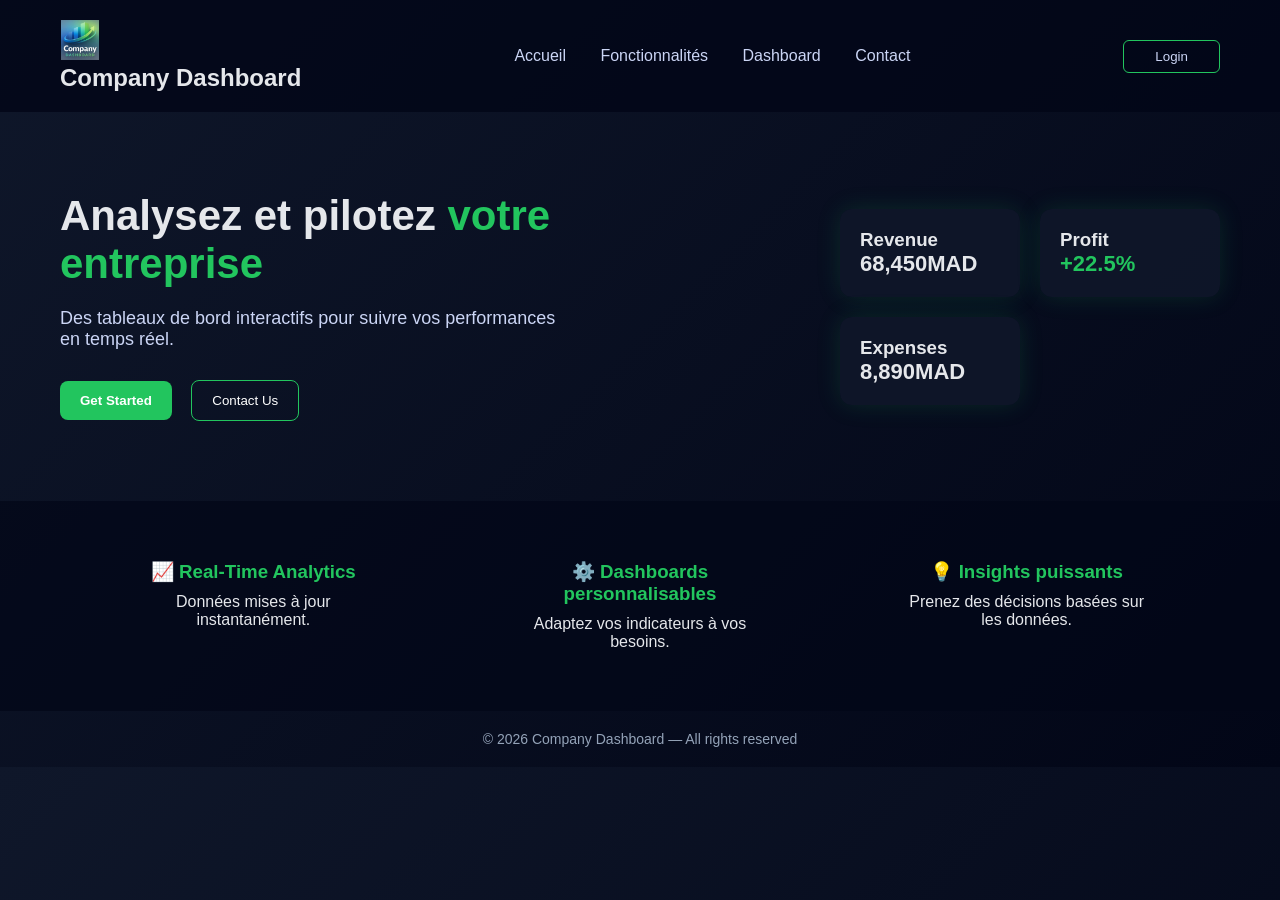
<file: index.html>
<!DOCTYPE html>
<html lang="fr">
<head>
  <meta charset="UTF-8" />
  <title>Company Dashboard</title>
  <meta name="viewport" content="width=device-width, initial-scale=1.0" />
  <link rel="stylesheet" href="accueil.css" />
  <script defer src="accueil.js"></script>
</head>
<body>

  <!-- NAVBAR -->
  <header class="navbar">
  <div class="logo-wrapper">
    <img src="logo.png" alt="Logo" class="logo-img">
    <span class="logo-text"><h2>Company Dashboard</h2></span>
  </div>

  <nav class="nav-links">
    <a href="index.html">Accueil</a>
    <a href="features.html">Fonctionnalités</a>
    <a href="dashboard_config.html">Dashboard</a>
    <a href="contact.html">Contact</a>
  </nav>

  <button class="btn-login"><a href="login.html">Login</a></button>
</header>

  <!-- HERO SECTION -->
  <section class="hero">
    <div class="hero-text">
      <h1>Analysez et pilotez <span>votre entreprise</span></h1>
      <p>
        Des tableaux de bord interactifs pour suivre vos performances
        en temps réel.
      </p>
      <div class="hero-buttons">
        <button class="btn-primary"><a href="login.html">Get Started</a></button>
        <button class="btn-secondary"><a href="contact.html">Contact Us</a></button>
      </div>
    </div>

    <div class="hero-mockup">
      <div class="card">
        <h3>Revenue</h3>
        <p class="value">68,450MAD</p>
      </div>
      <div class="card">
        <h3>Profit</h3>
        <p class="value green">+22.5%</p>
      </div>
      <div class="card">
        <h3>Expenses</h3>
        <p class="value">8,890MAD</p>
      </div>
    </div>
  </section>

  <!-- FEATURES -->
  <section class="features">
    <div class="feature">
      <h3>📈 Real-Time Analytics</h3>
      <p>Données mises à jour instantanément.</p>
    </div>
    <div class="feature">
      <h3>⚙️ Dashboards personnalisables</h3>
      <p>Adaptez vos indicateurs à vos besoins.</p>
    </div>
    <div class="feature">
      <h3>💡 Insights puissants</h3>
      <p>Prenez des décisions basées sur les données.</p>
    </div>
  </section>

  <!-- FOOTER -->
  <footer>
    <p>© 2026 Company Dashboard — All rights reserved</p>
  </footer>

</body>

</html>
</file>
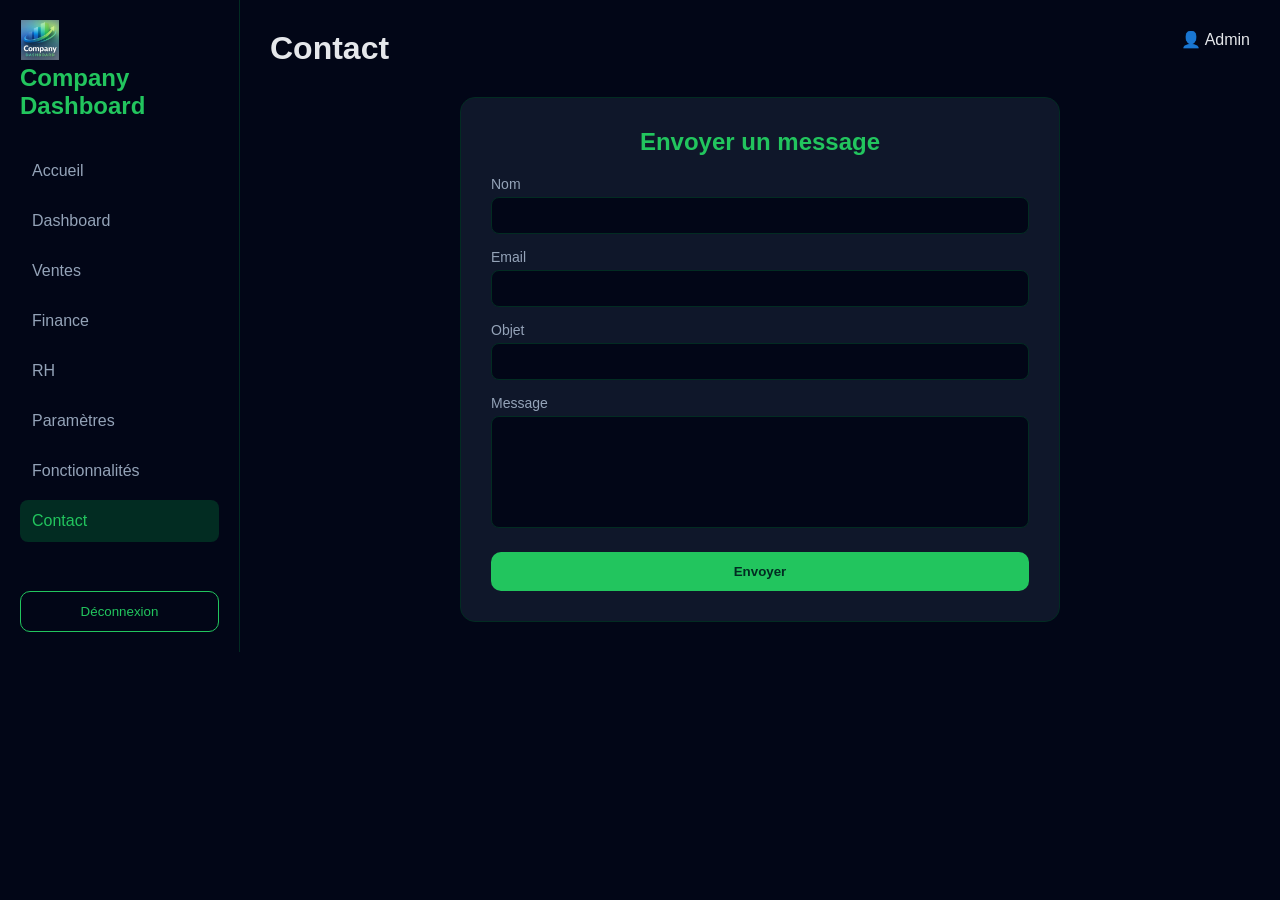
<file: contact.html>
<!DOCTYPE html>
<html lang="fr">
<head>
  <meta charset="UTF-8">
  <title>Contact | Company Dashboard</title>
  <link rel="stylesheet" href="contact.css">
  <meta name="viewport" content="width=device-width, initial-scale=1.0">
</head>
<body>

  <!-- Sidebar -->
  <aside class="sidebar">
    <div class="logo-wrapper">
    <img src="logo.png" alt="Logo" class="logo-img">
    <span class="logo-text"><h2>Company Dashboard</h2></span>
  </div>
    <nav>
      <a href="index.html">Accueil</a>
      <a href="dashboard_config.html">Dashboard</a>
      <a href="sales.html">Ventes</a>
      <a href="finance.html">Finance</a>
      <a href="rh.html">RH</a>
      <a href="settings.html">Paramètres</a>
      <a href="features.html">Fonctionnalités</a>
      <a href="contact.html" class="active">Contact</a>
    </nav>

    <button class="logout" onclick="logout()">Déconnexion</button>
  </aside>

  <!-- Main -->
  <main class="main">

    <header class="topbar">
      <h1>Contact</h1>
      <span class="user">👤 Admin</span>
    </header>

    <!-- Formulaire de contact -->
    <section class="contact-section">
      <h2>Envoyer un message</h2>

      <form id="contactForm">
        <label for="name">Nom</label>
        <input type="text" id="name" required>

        <label for="email">Email</label>
        <input type="email" id="email" required>

        <label for="subject">Objet</label>
        <input type="text" id="subject" required>

        <label for="message">Message</label>
        <textarea id="message" rows="6" required></textarea>

        <button type="submit">Envoyer</button>
      </form>

      <p id="successMessage" class="success-message">Message envoyé avec succès !</p>
    </section>

  </main>

  <script src="contact.js"></script>
</body>
</html>
</file>
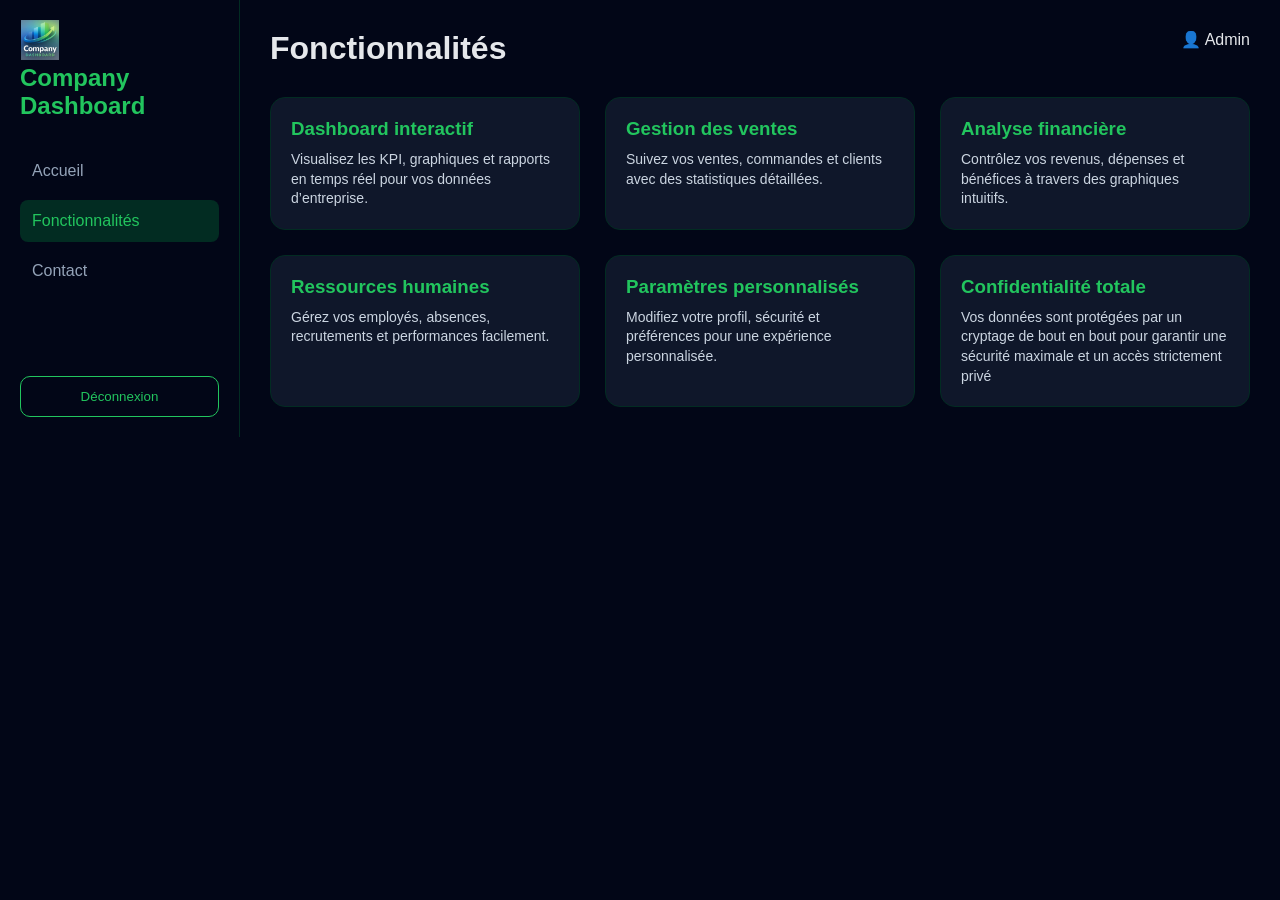
<file: features.html>
<!DOCTYPE html>
<html lang="fr">
<head>
  <meta charset="UTF-8" />
  <title>Fonctionnalités | Company Dashboard</title>
  <link rel="stylesheet" href="features.css" />
  <meta name="viewport" content="width=device-width, initial-scale=1.0">
</head>
<body>

  <!-- Sidebar -->
  <aside class="sidebar">
    <div class="logo-wrapper">
    <img src="logo.png" alt="Logo" class="logo-img">
    <span class="logo-text"><h2>Company Dashboard</h2></span>
  </div>
    <nav>
      <a href="index.html">Accueil</a>
      <a href="features.html" class="active">Fonctionnalités</a>
      <a href="contact.html">Contact</a>
    </nav>

    <button class="logout" onclick="logout()">Déconnexion</button>
  </aside>

  <!-- Main -->
  <main class="main">

    <header class="topbar">
      <h1>Fonctionnalités</h1>
      <span class="user">👤 Admin</span>
    </header>

    <!-- Fonctionnalités -->
    <section class="features-grid">

      <div class="feature-card">
        <h3>Dashboard interactif</h3>
        <p>Visualisez les KPI, graphiques et rapports en temps réel pour vos données d’entreprise.</p>
      </div>

      <div class="feature-card">
        <h3>Gestion des ventes</h3>
        <p>Suivez vos ventes, commandes et clients avec des statistiques détaillées.</p>
      </div>

      <div class="feature-card">
        <h3>Analyse financière</h3>
        <p>Contrôlez vos revenus, dépenses et bénéfices à travers des graphiques intuitifs.</p>
      </div>

      <div class="feature-card">
        <h3>Ressources humaines</h3>
        <p>Gérez vos employés, absences, recrutements et performances facilement.</p>
      </div>

      <div class="feature-card">
        <h3>Paramètres personnalisés</h3>
        <p>Modifiez votre profil, sécurité et préférences pour une expérience personnalisée.</p>
      </div>

      <div class="feature-card">
        <h3>Confidentialité totale</h3>
        <p>Vos données sont protégées par un cryptage de bout en bout pour garantir une sécurité maximale et un accès strictement privé</p>
      </div>

    </section>

  </main>

  <script src="features.js"></script>
</body>
</html>
</file>
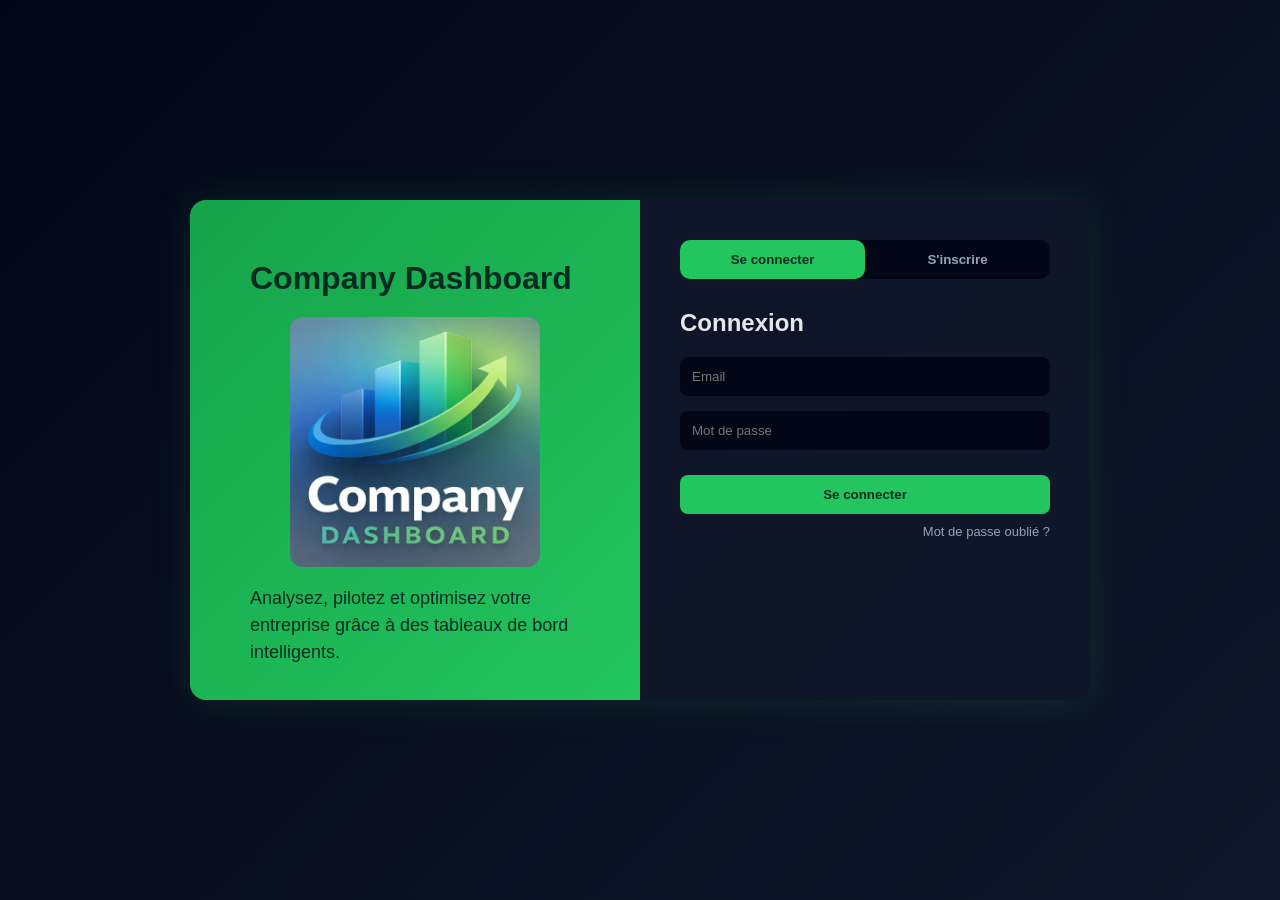
<file: login.html>
<!DOCTYPE html>
<html lang="fr">
<head>
  <meta charset="UTF-8">
  <title>Company Dashboard | Login</title>
  <meta name="viewport" content="width=device-width, initial-scale=1.0">
  <link rel="stylesheet" href="login.css">
  <script defer src="login.js"></script>
</head>
<body>

  <div class="container">

    <!-- LEFT -->
    <div class="left-panel">
      <h1><a href=index.html>Company Dashboard</a></h1>
      <img src="logo.png" alt="logo company dashboard">
      <br>
      <p>Analysez, pilotez et optimisez votre entreprise grâce à des tableaux de bord intelligents.</p>
    </div>

    <!-- RIGHT -->
    <div class="right-panel">

      <!-- TOGGLE -->
      <div class="toggle">
        <button id="loginBtn" class="active">Se connecter</button>
        <button id="registerBtn">S'inscrire</button>
      </div>

      <!-- LOGIN FORM -->
      <form id="loginForm" class="form active">
        <h2>Connexion</h2>
        <input type="email" placeholder="Email" required>
        <input type="password" placeholder="Mot de passe" required>
        <button type="submit">Se connecter</button>
        <span class="forgot">Mot de passe oublié ?</span>
      </form>

      <!-- REGISTER FORM -->
      <form id="registerForm" class="form">
        <h2>Créer un compte</h2>
        <input type="text" placeholder="Nom complet" required>
        <input type="email" placeholder="Email professionnel" required>
        <input type="text" placeholder="Nom d'entreprise" required>
        <input type="password" placeholder="Mot de passe" required>
        <button type="submit">S'inscrire</button>
      </form>

    </div>
  </div>

</body>

</html>
</file>
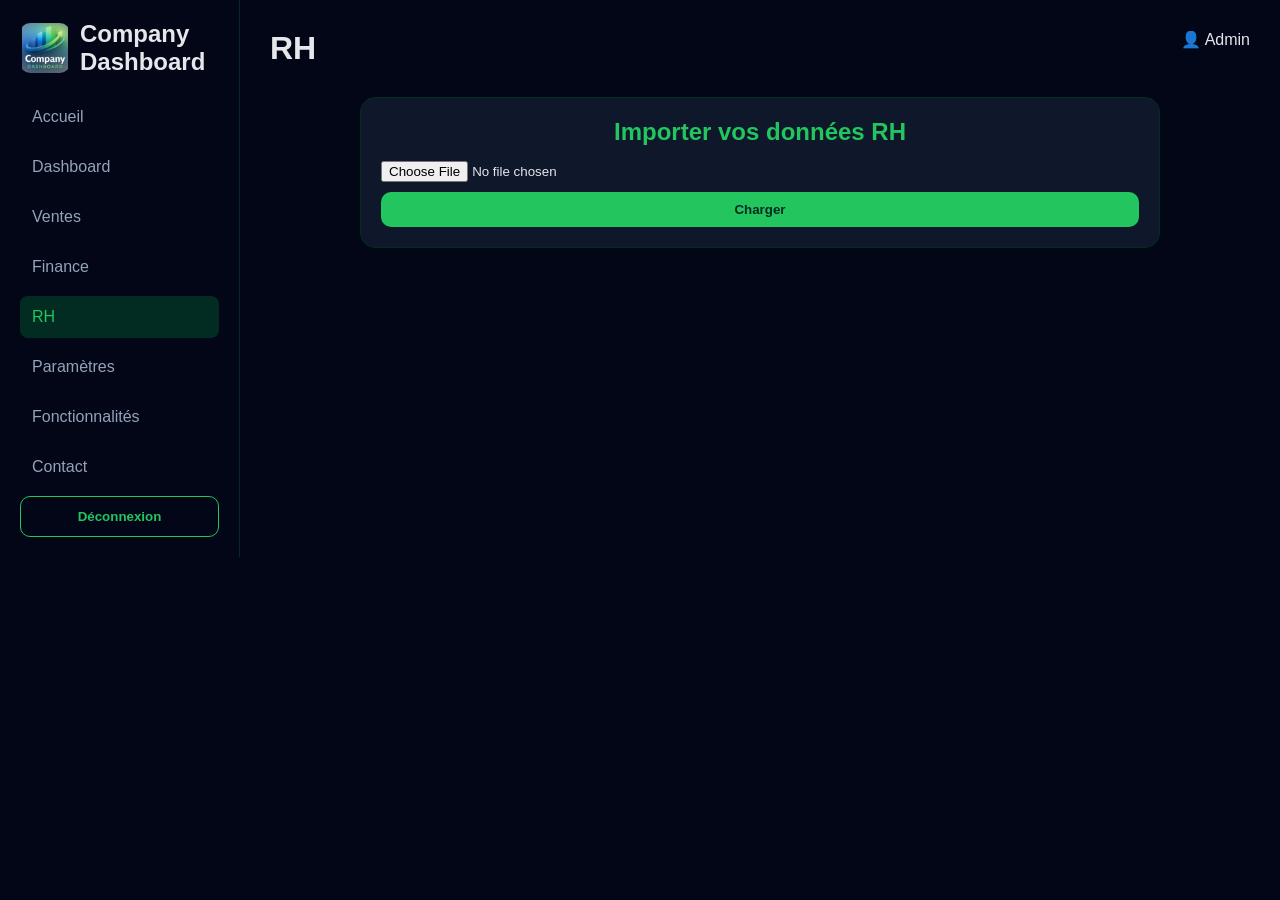
<file: rh.html>
<!DOCTYPE html>
<html lang="fr">
<head>
  <meta charset="UTF-8">
  <title>RH | Company Dashboard</title>
  <link rel="stylesheet" href="rh.css">
  <meta name="viewport" content="width=device-width, initial-scale=1.0">
</head>
<body>
  <aside class="sidebar">
    <div class="logo-container">
      <img src="logo.png" alt="Logo" class="logo">
      <h2>Company<br>Dashboard</h2>
    </div>
    <nav>
      <a href="index.html">Accueil</a>
      <a href="dashboard_config.html">Dashboard</a>
      <a href="sales.html">Ventes</a>
      <a href="finance.html">Finance</a>
      <a href="rh.html" class="active">RH</a>
      <a href="settings.html">Paramètres</a>
      <a href="features.html">Fonctionnalités</a>
      <a href="contact.html">Contact</a>
    </nav>
    <button class="logout" onclick="logout()">Déconnexion</button>
  </aside>

  <main class="main">
    <header class="topbar">
      <h1>RH</h1>
      <span class="user">👤 Admin</span>
    </header>

    <section class="rh-section">
      <h2>Importer vos données RH</h2>
      <input type="file" id="rhFile" accept=".csv">
      <button id="loadRH">Charger</button>
      <div id="rhTableContainer"></div>
    </section>
  </main>

  <script src="rh.js"></script>
</body>
</html>
</file>
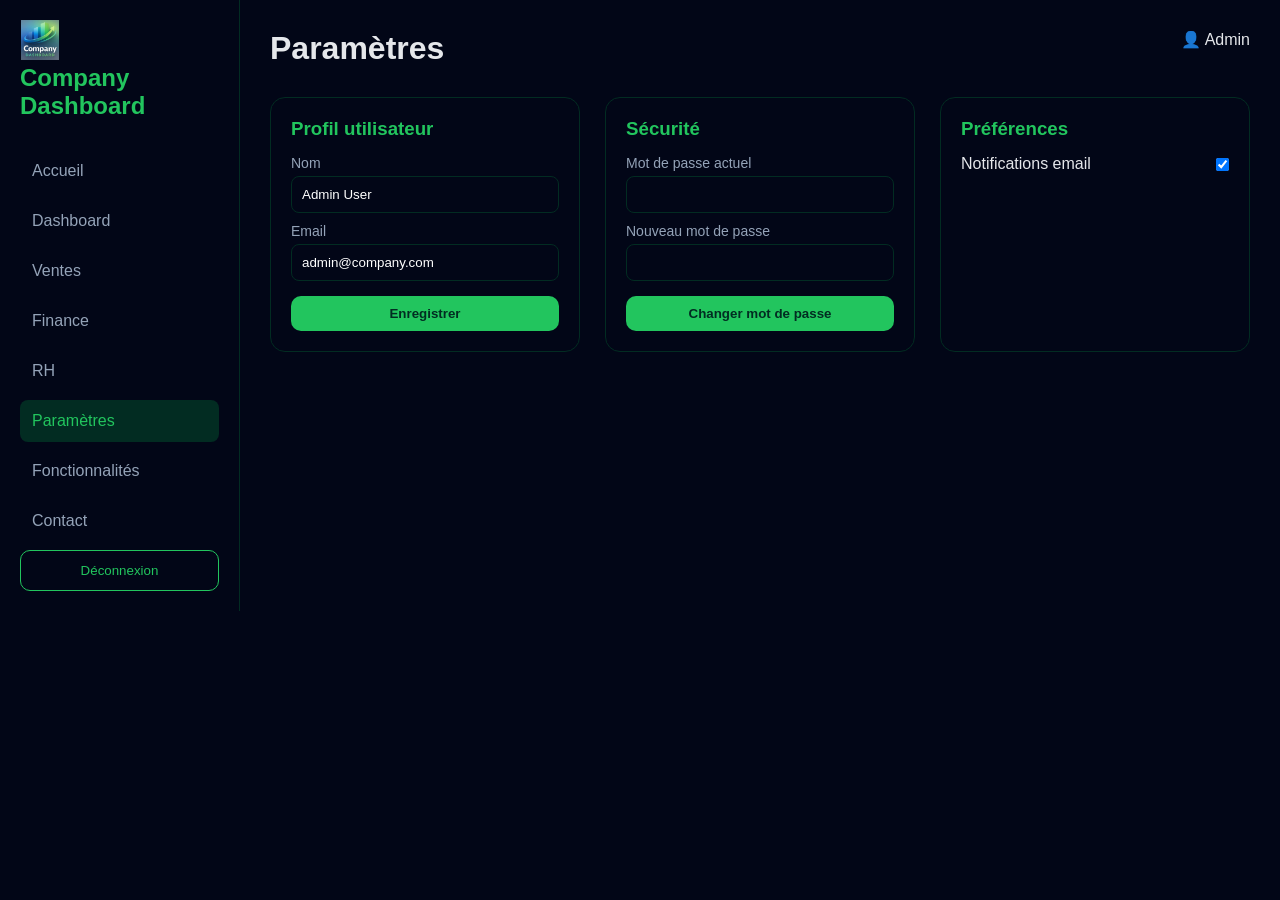
<file: settings.html>
<!DOCTYPE html>
<html lang="fr">
<head>
  <meta charset="UTF-8" />
  <title>Paramètres | Company Dashboard</title>
  <link rel="stylesheet" href="settings.css" />
  <meta name="viewport" content="width=device-width, initial-scale=1.0">
</head>
<body>

  <!-- Sidebar -->
  <aside class="sidebar">
    <div class="logo-wrapper">
    <img src="logo.png" alt="Logo" class="logo-img">
    <span class="logo-text"><h2>Company Dashboard</h2></span>
  </div>
    <nav>
      <a href="index.html">Accueil</a>
      <a href="dashboard_config.html">Dashboard</a>
      <a href="sales.html">Ventes</a>
      <a href="finance.html">Finance</a>
      <a href="rh.html">RH</a>
      <a href="settings.html" class="active">Paramètres</a>
      <a href="features.html">Fonctionnalités</a>
      <a href="contact.html">Contact</a>
    </nav>

    <button class="logout" onclick="logout()">Déconnexion</button>
  </aside>

  <!-- Main -->
  <main class="main">

    <header class="topbar">
      <h1>Paramètres</h1>
      <span class="user">👤 Admin</span>
    </header>

    <!-- Sections -->
    <section class="settings-grid">

      <!-- Profil -->
      <div class="card">
        <h3>Profil utilisateur</h3>
        <label>Nom</label>
        <input type="text" value="Admin User" />

        <label>Email</label>
        <input type="email" value="admin@company.com" />

        <button class="save">Enregistrer</button>
      </div>

      <!-- Sécurité -->
      <div class="card">
        <h3>Sécurité</h3>
        <label>Mot de passe actuel</label>
        <input type="password" />

        <label>Nouveau mot de passe</label>
        <input type="password" />

        <button class="save">Changer mot de passe</button>
      </div>

      <!-- Préférences -->
      <div class="card">
        <h3>Préférences</h3>

        <div class="toggle">
          <span>Notifications email</span>
          <input type="checkbox" checked />
        </div>
      </div>

    </section>

  </main>

  <script src="settings.js"></script>
</body>
</html>
</file>
<file: accueil.css>
/* RESET */
* {
  margin: 0;
  padding: 0;
  box-sizing: border-box;
  font-family: "Segoe UI", sans-serif;
}

body {
  background: linear-gradient(135deg, #0f172a, #020617);
  color: #e5e7eb;
}

/* NAVBAR */
.navbar {
  display: flex;
  justify-content: space-between;
  align-items: center;
  padding: 20px 60px;
  background: rgba(2, 6, 23, 0.8);
}

.navbar a {
  margin: 0 15px;
  color: #cbd5f5;
  text-decoration: none;
}

.navbar a:hover {
  color: #22c55e;
}

.logo {
  font-weight: bold;
  font-size: 20px;
}

.btn-login {
  background: transparent;
  border: 1px solid #22c55e;
  color: #22c55e;
  padding: 8px 16px;
  border-radius: 6px;
  cursor: pointer;
}

/* HERO */
.hero {
  display: flex;
  justify-content: space-between;
  align-items: center;
  padding: 80px 60px;
}

.hero-text {
  max-width: 500px;
}

.hero-text h1 {
  font-size: 42px;
  margin-bottom: 20px;
}

.hero-text span {
  color: #22c55e;
}

.hero-text p {
  font-size: 18px;
  margin-bottom: 30px;
  color: #cbd5f5;
}

.hero-buttons button {
  margin-right: 15px;
}

/* BUTTONS */
.btn-primary {
  background: #22c55e;
  color: #022c22;
  border: none;
  padding: 12px 20px;
  border-radius: 8px;
  font-weight: bold;
  cursor: pointer;
}

.btn-secondary {
  background: transparent;
  border: 1px solid #22c55e;
  color: #22c55e;
  padding: 12px 20px;
  border-radius: 8px;
}

/* MOCKUP */
.hero-mockup {
  display: grid;
  grid-template-columns: repeat(2, 180px);
  gap: 20px;
}

.card {
  background: rgba(15, 23, 42, 0.9);
  padding: 20px;
  border-radius: 12px;
  box-shadow: 0 0 25px rgba(34, 197, 94, 0.15);
}

.value {
  font-size: 22px;
  font-weight: bold;
}

.value.green {
  color: #22c55e;
}

/* FEATURES */
.features {
  display: flex;
  justify-content: space-around;
  padding: 60px;
  background: rgba(2, 6, 23, 0.7);
}

.feature {
  max-width: 250px;
  text-align: center;
}

.feature h3 {
  margin-bottom: 10px;
  color: #22c55e;
}

/* FOOTER */
footer {
  text-align: center;
  padding: 20px;
  font-size: 14px;
  color: #94a3b8;
}
a{
  text-decoration: none;
  color: white;
}
.logo-img {
  width: 40px;
  height: 40px;
  object-fit: contain;
}
/* =========================
   RESPONSIVE DESIGN
========================= */

/* Tablette */
@media (max-width: 1024px) {
  .hero {
    padding: 60px 30px;
  }

  .features {
    padding: 40px 20px;
  }
}

/* Mobile */
@media (max-width: 768px) {

  /* NAVBAR */
  .navbar {
    flex-direction: column;
    gap: 15px;
    padding: 20px;
  }

  /* HERO */
  .hero {
    flex-direction: column;
    text-align: center;
    padding: 40px 20px;
  }

  .hero-text {
    max-width: 100%;
  }

  .hero-text h1 {
    font-size: 28px;
  }

  .hero-text p {
    font-size: 16px;
  }

  .hero-buttons button {
    margin-bottom: 10px;
  }

  /* MOCKUP */
  .hero-mockup {
    grid-template-columns: 1fr;
    margin-top: 30px;
  }

  /* FEATURES */
  .features {
    flex-direction: column;
    align-items: center;
    gap: 30px;
    padding: 40px 20px;
  }

  .feature {
    max-width: 100%;
  }
}
</file>
<file: contact.css>
* {
  margin: 0;
  padding: 0;
  box-sizing: border-box;
  font-family: "Segoe UI", sans-serif;
}

body {
  display: flex;
  background: #020617;
  color: #e5e7eb;
}

/* Sidebar */
.sidebar {
  width: 240px;
  padding: 20px;
  display: flex;
  flex-direction: column;
  border-right: 1px solid #022c22;
}

.sidebar h2 {
  color: #22c55e;
  margin-bottom: 30px;
}

.sidebar nav a {
  display: block;
  padding: 12px;
  color: #94a3b8;
  text-decoration: none;
  border-radius: 8px;
  margin-bottom: 8px;
}

.sidebar nav a.active,
.sidebar nav a:hover {
  background: #022c22;
  color: #22c55e;
}

/* Logout */
.logout {
  margin-top: auto;
  padding: 12px;
  border: 1px solid #22c55e;
  background: transparent;
  color: #22c55e;
  border-radius: 10px;
  cursor: pointer;
}

.logout:hover {
  background: #22c55e;
  color: #022c22;
}

/* Main */
.main {
  flex: 1;
  padding: 30px;
}

/* Topbar */
.topbar {
  display: flex;
  justify-content: space-between;
  margin-bottom: 30px;
}

/* Contact Section */
.contact-section {
  max-width: 600px;
  margin: 0 auto;
  background: #0f172a;
  padding: 30px;
  border-radius: 15px;
  border: 1px solid #022c22;
}

.contact-section h2 {
  color: #22c55e;
  margin-bottom: 20px;
  text-align: center;
}

/* Form */
form label {
  display: block;
  margin-top: 15px;
  font-size: 14px;
  color: #94a3b8;
}

form input, form textarea {
  width: 100%;
  padding: 10px;
  margin-top: 5px;
  border-radius: 8px;
  border: 1px solid #022c22;
  background: #020617;
  color: #e5e7eb;
  resize: none;
}

form button {
  margin-top: 20px;
  width: 100%;
  padding: 12px;
  border: none;
  border-radius: 10px;
  background: #22c55e;
  color: #022c22;
  font-weight: bold;
  cursor: pointer;
  transition: all 0.3s ease;
}

form button:hover {
  opacity: 0.85;
}

/* Success message */
.success-message {
  display: none;
  margin-top: 15px;
  color: #22c55e;
  text-align: center;
  font-weight: bold;
}
.logo-img {
  width: 40px;
  height: 40px;
  object-fit: contain;

}
/* =========================
   RESPONSIVE DESIGN
========================= */

/* Tablette */
@media (max-width: 1024px) {
  .sidebar {
    width: 200px;
  }

  .main {
    padding: 20px;
  }

  .contact-section {
    padding: 25px;
  }
}

/* Mobile */
@media (max-width: 768px) {

  body {
    flex-direction: column;
  }

  /* SIDEBAR */
  .sidebar {
    width: 100%;
    flex-direction: row;
    align-items: center;
    justify-content: space-between;
    border-right: none;
    border-bottom: 1px solid #022c22;
  }

  .sidebar h2 {
    margin-bottom: 0;
    font-size: 18px;
  }

  .sidebar nav {
    display: flex;
    gap: 10px;
  }

  .sidebar nav a {
    padding: 8px 10px;
    font-size: 14px;
  }

  .logout {
    margin-top: 0;
    padding: 8px 12px;
    font-size: 14px;
  }

  /* MAIN */
  .main {
    padding: 20px;
  }

  /* TOPBAR */
  .topbar {
    flex-direction: column;
    gap: 15px;
  }

  /* CONTACT */
  .contact-section {
    padding: 20px;
    border-radius: 12px;
  }

  form button {
    padding: 14px;
  }
}
</file>
<file: features.css>
* {
  margin: 0;
  padding: 0;
  box-sizing: border-box;
  font-family: "Segoe UI", sans-serif;
}

body {
  display: flex;
  background: #020617;
  color: #e5e7eb;
}

/* Sidebar */
.sidebar {
  width: 240px;
  padding: 20px;
  display: flex;
  flex-direction: column;
  border-right: 1px solid #022c22;
}

.sidebar h2 {
  color: #22c55e;
  margin-bottom: 30px;
}

.sidebar nav a {
  display: block;
  padding: 12px;
  color: #94a3b8;
  text-decoration: none;
  border-radius: 8px;
  margin-bottom: 8px;
}

.sidebar nav a.active,
.sidebar nav a:hover {
  background: #022c22;
  color: #22c55e;
}

/* Logout */
.logout {
  margin-top: auto;
  padding: 12px;
  border: 1px solid #22c55e;
  background: transparent;
  color: #22c55e;
  border-radius: 10px;
  cursor: pointer;
}

.logout:hover {
  background: #22c55e;
  color: #022c22;
}

/* Main */
.main {
  flex: 1;
  padding: 30px;
}

/* Topbar */
.topbar {
  display: flex;
  justify-content: space-between;
  margin-bottom: 30px;
}

/* Features Grid */
.features-grid {
  display: grid;
  grid-template-columns: repeat(auto-fit, minmax(280px, 1fr));
  gap: 25px;
}

/* Feature Card */
.feature-card {
  background: #0f172a;
  border-radius: 15px;
  padding: 20px;
  border: 1px solid #022c22;
  transition: transform 0.3s ease, box-shadow 0.3s ease;
}

.feature-card:hover {
  transform: translateY(-5px);
  box-shadow: 0 10px 20px rgba(34, 197, 94, 0.3);
}

.feature-card h3 {
  color: #22c55e;
  margin-bottom: 10px;
}

.feature-card p {
  color: #cbd5e1;
  font-size: 14px;
  line-height: 1.4;
}
.logo-img {
  width: 40px;
  height: 40px;
  object-fit: contain;

}
/* =========================
   RESPONSIVE DESIGN
========================= */

/* Tablette */
@media (max-width: 1024px) {
  .sidebar {
    width: 200px;
  }

  .main {
    padding: 20px;
  }

  .features-grid {
    gap: 20px;
  }
}

/* Mobile */
@media (max-width: 768px) {

  body {
    flex-direction: column;
  }

  /* SIDEBAR → barre horizontale */
  .sidebar {
    width: 100%;
    flex-direction: row;
    align-items: center;
    justify-content: space-between;
    border-right: none;
    border-bottom: 1px solid #022c22;
    padding: 15px;
  }

  .sidebar h2 {
    margin-bottom: 0;
    font-size: 18px;
  }

  .sidebar nav {
    display: flex;
    gap: 10px;
  }

  .sidebar nav a {
    padding: 8px 10px;
    font-size: 14px;
    margin-bottom: 0;
  }

  .logout {
    margin-top: 0;
    padding: 8px 12px;
    font-size: 14px;
  }

  /* MAIN */
  .main {
    padding: 20px;
  }

  /* TOPBAR */
  .topbar {
    flex-direction: column;
    gap: 15px;
  }

  /* FEATURES */
  .features-grid {
    grid-template-columns: 1fr;
  }
}
</file>
<file: login.css>
* {
  margin: 0;
  padding: 0;
  box-sizing: border-box;
  font-family: "Segoe UI", sans-serif;
}

body {
  height: 100vh;
  background: linear-gradient(135deg, #020617, #0f172a);
  display: flex;
  justify-content: center;
  align-items: center;
  color: #e5e7eb;
}

.container {
  width: 900px;
  height: 500px;
  display: flex;
  background: rgba(15, 23, 42, 0.9);
  border-radius: 16px;
  overflow: hidden;
  box-shadow: 0 0 40px rgba(34, 197, 94, 0.15);
}

/* LEFT PANEL */
.left-panel {
  width: 50%;
  background: linear-gradient(135deg, #16a34a, #22c55e);
  padding: 60px;
  color: #022c22;
}

.left-panel h1 {
  font-size: 32px;
  margin-bottom: 20px;
}

.left-panel p {
  font-size: 18px;
  line-height: 1.5;
}

/* RIGHT PANEL */
.right-panel {
  width: 50%;
  padding: 40px;
}

/* TOGGLE */
.toggle {
  display: flex;
  margin-bottom: 30px;
  border-radius: 10px;
  background: #020617;
}

.toggle button {
  flex: 1;
  padding: 12px;
  border: none;
  background: transparent;
  color: #94a3b8;
  cursor: pointer;
  font-weight: bold;
}

.toggle button.active {
  background: #22c55e;
  color: #022c22;
  border-radius: 10px;
}

/* FORM */
.form {
  display: none;
  flex-direction: column;
}

.form.active {
  display: flex;
}

.form h2 {
  margin-bottom: 20px;
}

.form input {
  margin-bottom: 15px;
  padding: 12px;
  border-radius: 8px;
  border: none;
  background: #020617;
  color: #e5e7eb;
}

.form button {
  margin-top: 10px;
  padding: 12px;
  border-radius: 8px;
  border: none;
  background: #22c55e;
  color: #022c22;
  font-weight: bold;
  cursor: pointer;
}

.forgot {
  margin-top: 10px;
  font-size: 13px;
  color: #94a3b8;
  cursor: pointer;
  text-align: right;
}
img{
  width: 250px;
  height: 250px;
  border-radius: 5%;
  display: block;
  margin: 0 auto;

}
a{
  text-decoration: none;
  color: #022c22;
}
/* =========================
   RESPONSIVE DESIGN
========================= */

/* Tablette */
@media (max-width: 1024px) {
  .container {
    width: 90%;
    height: auto;
  }

  .left-panel,
  .right-panel {
    padding: 40px;
  }

  img {
    width: 200px;
    height: 200px;
  }
}

/* Mobile */
@media (max-width: 768px) {

  body {
    padding: 20px;
  }

  .container {
    flex-direction: column;
    width: 100%;
    height: auto;
  }

  /* PANNEAUX */
  .left-panel,
  .right-panel {
    width: 100%;
    padding: 30px 20px;
  }

  .left-panel {
    text-align: center;
  }

  .left-panel h1 {
    font-size: 24px;
  }

  .left-panel p {
    font-size: 16px;
  }

  /* TOGGLE */
  .toggle {
    margin-bottom: 20px;
  }

  /* FORM */
  .form h2 {
    text-align: center;
  }

  .forgot {
    text-align: center;
  }

  /* IMAGE */
  img {
    width: 160px;
    height: 160px;
    margin-top: 15px;
  }
}
</file>
<file: rh.css>
* { margin: 0; padding: 0; box-sizing: border-box; font-family: "Segoe UI", sans-serif; }
body { display: flex; background: #020617; color: #e5e7eb; }

.sidebar { width: 240px; padding: 20px; display: flex; flex-direction: column; border-right: 1px solid #022c22; }
.logo-container { display: flex; align-items: center; gap: 10px; margin-bottom: 20px; }
.logo { width: 50px; height: 50px; object-fit: contain; border-radius: 10px; }
.sidebar nav a { display: block; padding: 12px; color: #94a3b8; text-decoration: none; border-radius: 8px; margin-bottom: 8px; }
.sidebar nav a.active, .sidebar nav a:hover { background: #022c22; color: #22c55e; }
.logout { margin-top: auto; padding: 12px; border: 1px solid #22c55e; background: transparent; color: #22c55e; border-radius: 10px; cursor: pointer; }
.logout:hover { background: #22c55e; color: #022c22; }

.main { flex: 1; padding: 30px; }
.topbar { display: flex; justify-content: space-between; margin-bottom: 30px; }

.rh-section { max-width: 800px; margin: 0 auto; background: #0f172a; padding: 20px; border-radius: 15px; border: 1px solid #022c22; }
.rh-section h2 { color: #22c55e; margin-bottom: 15px; text-align: center; }
button { margin-top: 10px; padding: 10px; width: 100%; background: #22c55e; color: #022c22; border: none; border-radius: 10px; cursor: pointer; font-weight: bold; }
button:hover { opacity: 0.85; }
table { width: 100%; border-collapse: collapse; margin-top: 20px; }
table, th, td { border: 1px solid #022c22; }
th, td { padding: 8px; text-align: center; }
th { background: #022c22; color: #22c55e; }

td { background: #0f172a; color: #e5e7eb; }
/* =========================
   RESPONSIVE DESIGN
========================= */

/* Tablette */
@media (max-width: 1024px) {
  .main {
    padding: 20px;
  }

  .rh-section {
    padding: 18px;
  }
}

/* Mobile */
@media (max-width: 768px) {

  body {
    flex-direction: column;
  }

  /* SIDEBAR → barre horizontale */
  .sidebar {
    width: 100%;
    flex-direction: row;
    align-items: center;
    justify-content: space-between;
    border-right: none;
    border-bottom: 1px solid #022c22;
    padding: 12px 15px;
  }

  .logo-container {
    margin-bottom: 0;
  }

  .sidebar nav {
    display: flex;
    gap: 10px;
  }

  .sidebar nav a {
    padding: 8px 10px;
    font-size: 14px;
    margin-bottom: 0;
  }

  .logout {
    margin-top: 0;
    padding: 8px 12px;
    font-size: 14px;
  }

  /* MAIN */
  .main {
    padding: 20px;
  }

  /* TOPBAR */
  .topbar {
    flex-direction: column;
    gap: 15px;
  }

  /* RH SECTION */
  .rh-section {
    padding: 15px;
  }

  /* TABLE */
  table {
    font-size: 13px;
  }

  th, td {
    padding: 6px;
  }
}
</file>
<file: settings.css>
* {
  margin: 0;
  padding: 0;
  box-sizing: border-box;
  font-family: "Segoe UI", sans-serif;
}

body {
  display: flex;
  background: #020617;
  color: #e5e7eb;
}

/* Sidebar */
.sidebar {
  width: 240px;
  padding: 20px;
  border-right: 1px solid #022c22;
  display: flex;
  flex-direction: column;
}

.sidebar h2 {
  color: #22c55e;
  margin-bottom: 30px;
}

.sidebar nav a {
  display: block;
  padding: 12px;
  color: #94a3b8;
  text-decoration: none;
  border-radius: 8px;
  margin-bottom: 8px;
}

.sidebar nav a:hover,
.sidebar nav a.active {
  background: #022c22;
  color: #22c55e;
}

.logout {
  margin-top: auto;
  padding: 12px;
  border: 1px solid #22c55e;
  background: transparent;
  color: #22c55e;
  border-radius: 10px;
  cursor: pointer;
}

.logout:hover {
  background: #22c55e;
  color: #022c22;
}

/* Main */
.main {
  flex: 1;
  padding: 30px;
}

/* Topbar */
.topbar {
  display: flex;
  justify-content: space-between;
  margin-bottom: 30px;
}

/* Grid */
.settings-grid {
  display: grid;
  grid-template-columns: repeat(auto-fit, minmax(300px, 1fr));
  gap: 25px;
}

/* Card */
.card {
  background: #020617;
  border: 1px solid #022c22;
  border-radius: 15px;
  padding: 20px;
}

.card h3 {
  margin-bottom: 15px;
  color: #22c55e;
}

/* Inputs */
label {
  display: block;
  margin-top: 10px;
  font-size: 14px;
  color: #94a3b8;
}

input[type="text"],
input[type="email"],
input[type="password"] {
  width: 100%;
  padding: 10px;
  margin-top: 5px;
  border-radius: 8px;
  border: 1px solid #022c22;
  background: #020617;
  color: white;
}

/* Toggle */
.toggle {
  display: flex;
  justify-content: space-between;
  align-items: center;
  margin-top: 15px;
}

/* Buttons */
.save {
  margin-top: 15px;
  padding: 10px;
  width: 100%;
  background: #22c55e;
  border: none;
  border-radius: 10px;
  font-weight: bold;
  cursor: pointer;
  color: #022c22;
}

.save:hover {
  opacity: 0.85;
}
.logo-img {
  width: 40px;
  height: 40px;
  object-fit: contain;

}
/* =========================
   RESPONSIVE DESIGN
========================= */

/* Tablette */
@media (max-width: 1024px) {
  .main {
    padding: 25px;
  }

  .settings-grid {
    gap: 20px;
  }

  input[type="text"],
  input[type="email"],
  input[type="password"] {
    padding: 9px;
  }

  .card {
    padding: 18px;
  }
}

/* Mobile */
@media (max-width: 768px) {

  body {
    flex-direction: column;
  }

  /* Sidebar → barre horizontale */
  .sidebar {
    width: 100%;
    flex-direction: row;
    align-items: center;
    justify-content: space-between;
    border-right: none;
    border-bottom: 1px solid #022c22;
    padding: 12px 15px;
  }

  .sidebar h2 {
    margin-bottom: 0;
    font-size: 16px;
  }

  .sidebar nav {
    display: flex;
    gap: 10px;
  }

  .sidebar nav a {
    padding: 8px 10px;
    font-size: 13px;
    margin-bottom: 0;
  }

  .logout {
    margin-top: 0;
    padding: 8px 12px;
    font-size: 13px;
  }

  /* MAIN */
  .main {
    margin-left: 0;
    padding: 20px;
  }

  /* Topbar */
  .topbar {
    flex-direction: column;
    gap: 15px;
  }

  /* Grid */
  .settings-grid {
    grid-template-columns: 1fr;
    gap: 15px;
  }

  /* Card */
  .card {
    padding: 15px;
  }

  /* Inputs */
  input[type="text"],
  input[type="email"],
  input[type="password"] {
    font-size: 14px;
  }

  /* Buttons */
  .save {
    padding: 10px;
    font-size: 14px;
  }
}
</file>
